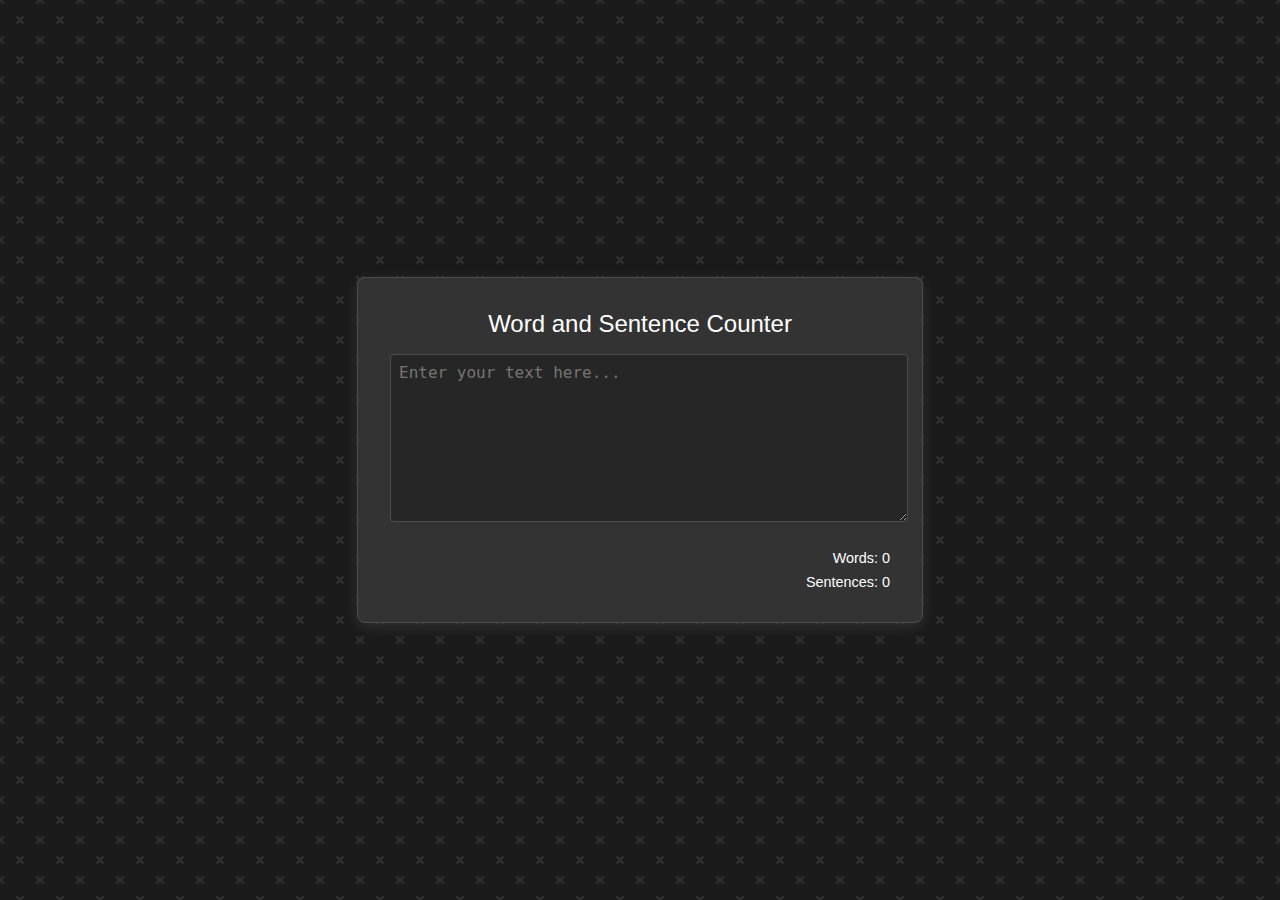
<file: Laboratory Activities/Laboratory Activity 3 19-11-24/index.html>
<!DOCTYPE html>
<html lang="en">
<head>
    <meta charset="UTF-8">
    <meta name="viewport" content="width=device-width, initial-scale=1.0">
    <title>Word and Sentence Counter</title>
    <link rel="stylesheet" href="styles.css">
</head>
<body>
    <div class="container">
        <h2>Word and Sentence Counter</h2>
        <textarea id="textInput" placeholder="Enter your text here..."></textarea>
        <div id="wordCount">Words: 0</div>
        <div id="sentenceCount">Sentences: 0</div>
    </div>
    <script src="script.js"></script>
</body>
</file>
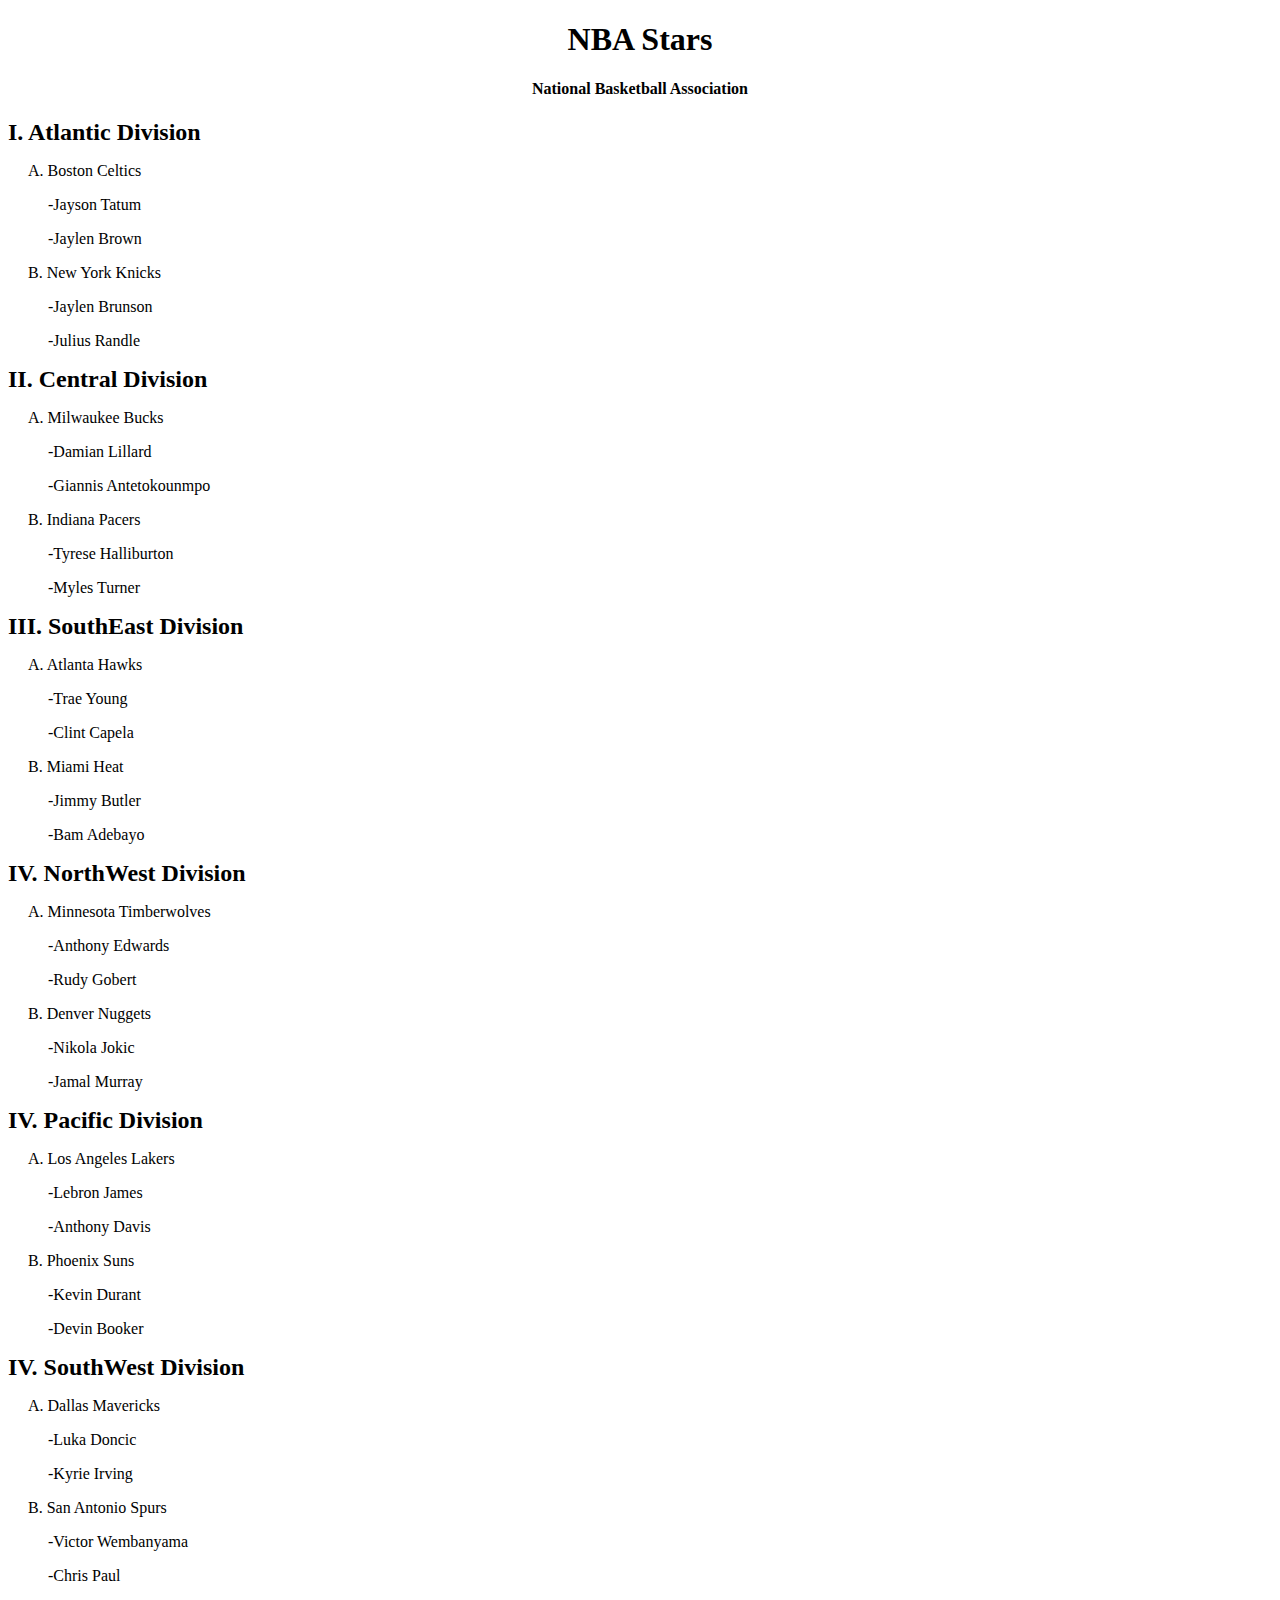
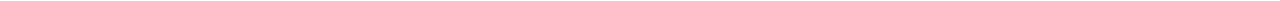
<file: Exercise Sets/Exercise1.html>
<!DOCTYPE html>
<html lang="en">
<head>
    <meta charset="UTF-8">
    <meta name="viewport" content="width=device-width, initial-scale=1.0">
    <title>NBA</title>
</head>

<header>
    <div style="text-align: center;">
    <h1>NBA Stars</h1></div>
</header>

<header>
    <div style="text-align: center;">
    <h4>National Basketball Association</h4>
    </div>
</header>

<body>

    <div>
        <strong style="font-size: 24px;">I. Atlantic Division</strong>
        <div style="margin-left: 20px;">
            <p>A. Boston Celtics</p>
            <div style="margin-left: 20px;">
                <p>-Jayson Tatum</p>
                <p>-Jaylen Brown</p>
            </div>
            <p>B. New York Knicks</p>
            <div style="margin-left: 20px;">
                <p>-Jaylen Brunson</p>
                <p>-Julius Randle</p>
            </div>
        </div>
    </div>

    <div>
        <strong style="font-size: 24px;">II. Central Division</strong>
        <div style="margin-left: 20px;">
            <p>A. Milwaukee Bucks</p>
            <div style="margin-left: 20px;">
                <p>-Damian Lillard</p>
                <p>-Giannis Antetokounmpo</p>
            </div>
            <p>B. Indiana Pacers</p>
            <div style="margin-left: 20px;">
                <p>-Tyrese Halliburton</p>
                <p>-Myles Turner</p>
            </div>
        </div>
    </div>

    <div>
        <strong style="font-size: 24px;">III. SouthEast Division</strong>
        <div style="margin-left: 20px;">
            <p>A. Atlanta Hawks</p>
            <div style="margin-left: 20px;">
                <p>-Trae Young</p>
                <p>-Clint Capela</p>
            </div>
            <p>B. Miami Heat</p>
            <div style="margin-left: 20px;">
                <p>-Jimmy Butler</p>
                <p>-Bam Adebayo</p>
            </div>
        </div>
    </div>

    <div>
        <strong style="font-size: 24px;">IV. NorthWest Division</strong>
        <div style="margin-left: 20px;">
            <p>A. Minnesota Timberwolves</p>
            <div style="margin-left: 20px;">
                <p>-Anthony Edwards</p>
                <p>-Rudy Gobert</p>
            </div>
            <p>B. Denver Nuggets</p>
            <div style="margin-left: 20px;">
                <p>-Nikola Jokic</p>
                <p>-Jamal Murray</p>
            </div>
        </div>
    </div>

    <div>
        <strong style="font-size: 24px;">IV. Pacific Division</strong>
        <div style="margin-left: 20px;">
            <p>A. Los Angeles Lakers</p>
            <div style="margin-left: 20px;">
                <p>-Lebron James</p>
                <p>-Anthony Davis</p>
            </div>
            <p>B. Phoenix Suns</p>
            <div style="margin-left: 20px;">
                <p>-Kevin Durant</p>
                <p>-Devin Booker</p>
            </div>
        </div>
    </div>

    <div>
        <strong style="font-size: 24px;">IV. SouthWest Division</strong>
        <div style="margin-left: 20px;">
            <p>A. Dallas Mavericks</p>
            <div style="margin-left: 20px;">
                <p>-Luka Doncic</p>
                <p>-Kyrie Irving</p>
            </div>
            <p>B. San Antonio Spurs</p>
            <div style="margin-left: 20px;">
                <p>-Victor Wembanyama</p>
                <p>-Chris Paul</p>
            </div>
        </div>
    </div>

</body>
</html>
</file>
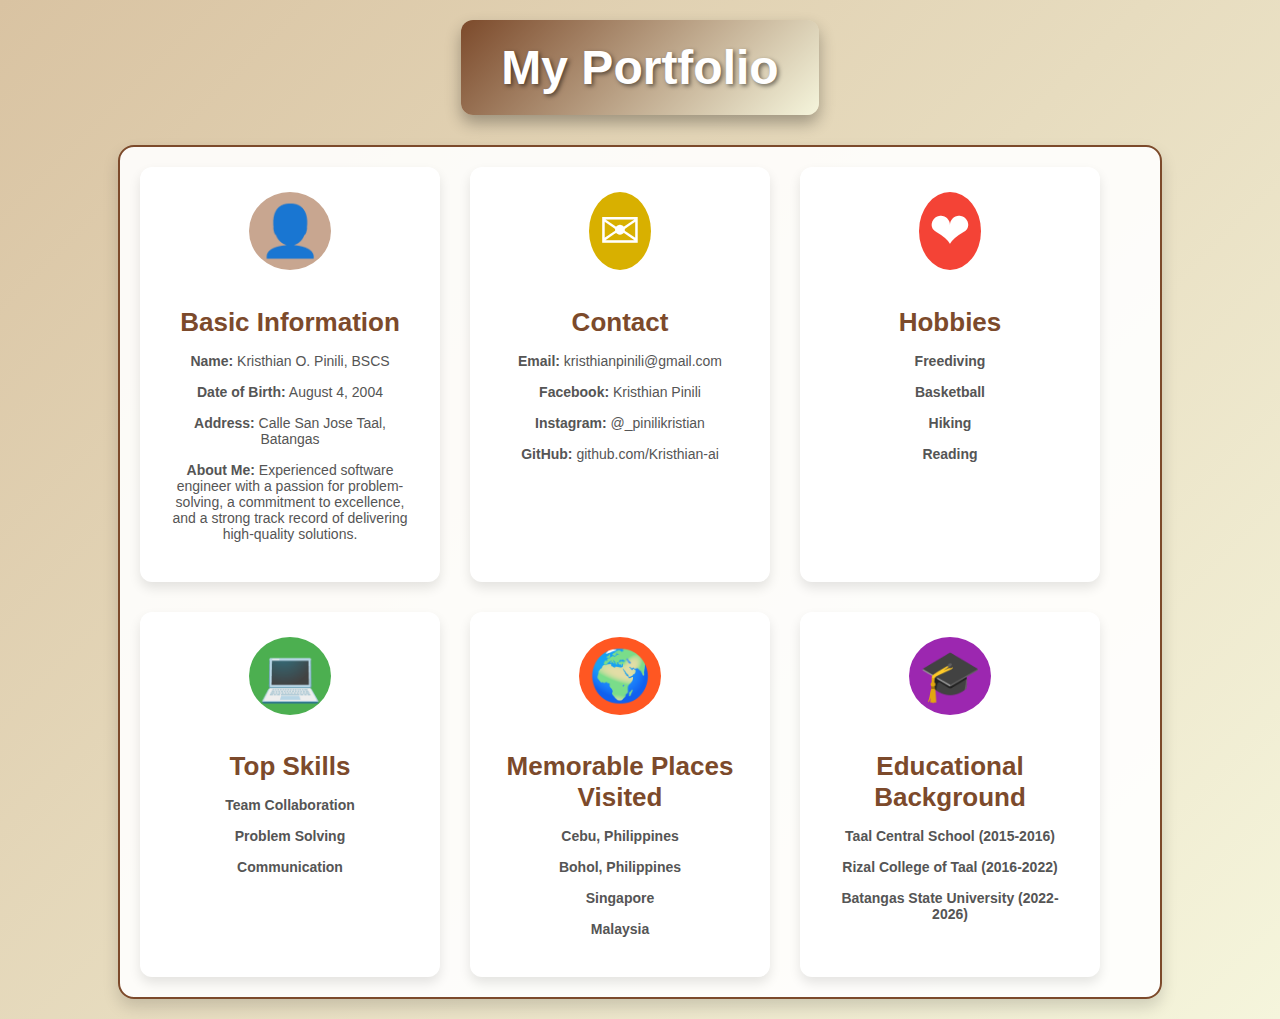
<file: Exercise Sets/Exercise 2/about.html>
<!DOCTYPE html>
<html lang="en">
<head>
    <meta charset="UTF-8">
    <meta name="viewport" content="width=device-width, initial-scale=1.0">
    <title>My Portfolio</title>
    <link rel="stylesheet" href="style.css"> <!-- Link to external CSS -->
</head>
<body>
    <!-- Portfolio Title -->
    <div class="title">
        My Portfolio
    </div>

    <!-- Cards Container -->
    <div class="container">
        <div class="card">
            <span class="icon icon-user">&#x1F464;</span>
            <h2>Basic Information</h2>
            <p><strong>Name:</strong> Kristhian O. Pinili, BSCS</p>
            <p><strong>Date of Birth:</strong> August 4, 2004</p>
            <p><strong>Address:</strong> Calle San Jose Taal, Batangas</p>
            <p><strong>About Me:</strong> Experienced software engineer with a passion for problem-solving, a commitment to excellence, and a strong track record of delivering high-quality solutions.</p>
        </div>
        <div class="card">
            <span class="icon icon-mail">&#x2709;</span>
            <h2>Contact</h2>
            <p><strong>Email:</strong> kristhianpinili@gmail.com</p>
            <p><strong>Facebook:</strong> Kristhian Pinili</p>
            <p><strong>Instagram:</strong> @_pinilikristian</p>
            <p><strong>GitHub:</strong> github.com/Kristhian-ai</p>
        </div>
        <div class="card">
            <span class="icon icon-heart">&#x2764;</span>
            <h2>Hobbies</h2>
            <p><strong>Freediving</strong></p>
            <p><strong>Basketball</strong></p>
            <p><strong>Hiking</strong></p>
            <p><strong>Reading</strong></p>
        </div>
        <div class="card">
            <span class="icon icon-skills">&#x1F4BB;</span>
            <h2>Top Skills</h2>
            <p><strong>Team Collaboration</strong></p>
            <p><strong>Problem Solving</strong></p>
            <p><strong>Communication</strong></p>
        </div>
        <div class="card">
            <span class="icon icon-places">&#x1F30D;</span>
            <h2>Memorable Places Visited</h2>
            <p><strong>Cebu, Philippines</strong></p>
            <p><strong>Bohol, Philippines</strong></p>
            <p><strong>Singapore</strong></p>
            <p><strong>Malaysia</strong></p>
        </div>
        <div class="card">
            <span class="icon icon-education">&#x1F393;</span>
            <h2>Educational Background</h2>
            <p><strong>Taal Central School (2015-2016)</strong></p>
            <p><strong>Rizal College of Taal (2016-2022)</strong></p>
            <p><strong>Batangas State University (2022-2026)</strong></p>
        </div>
    </div>
</body>
</html>
</file>
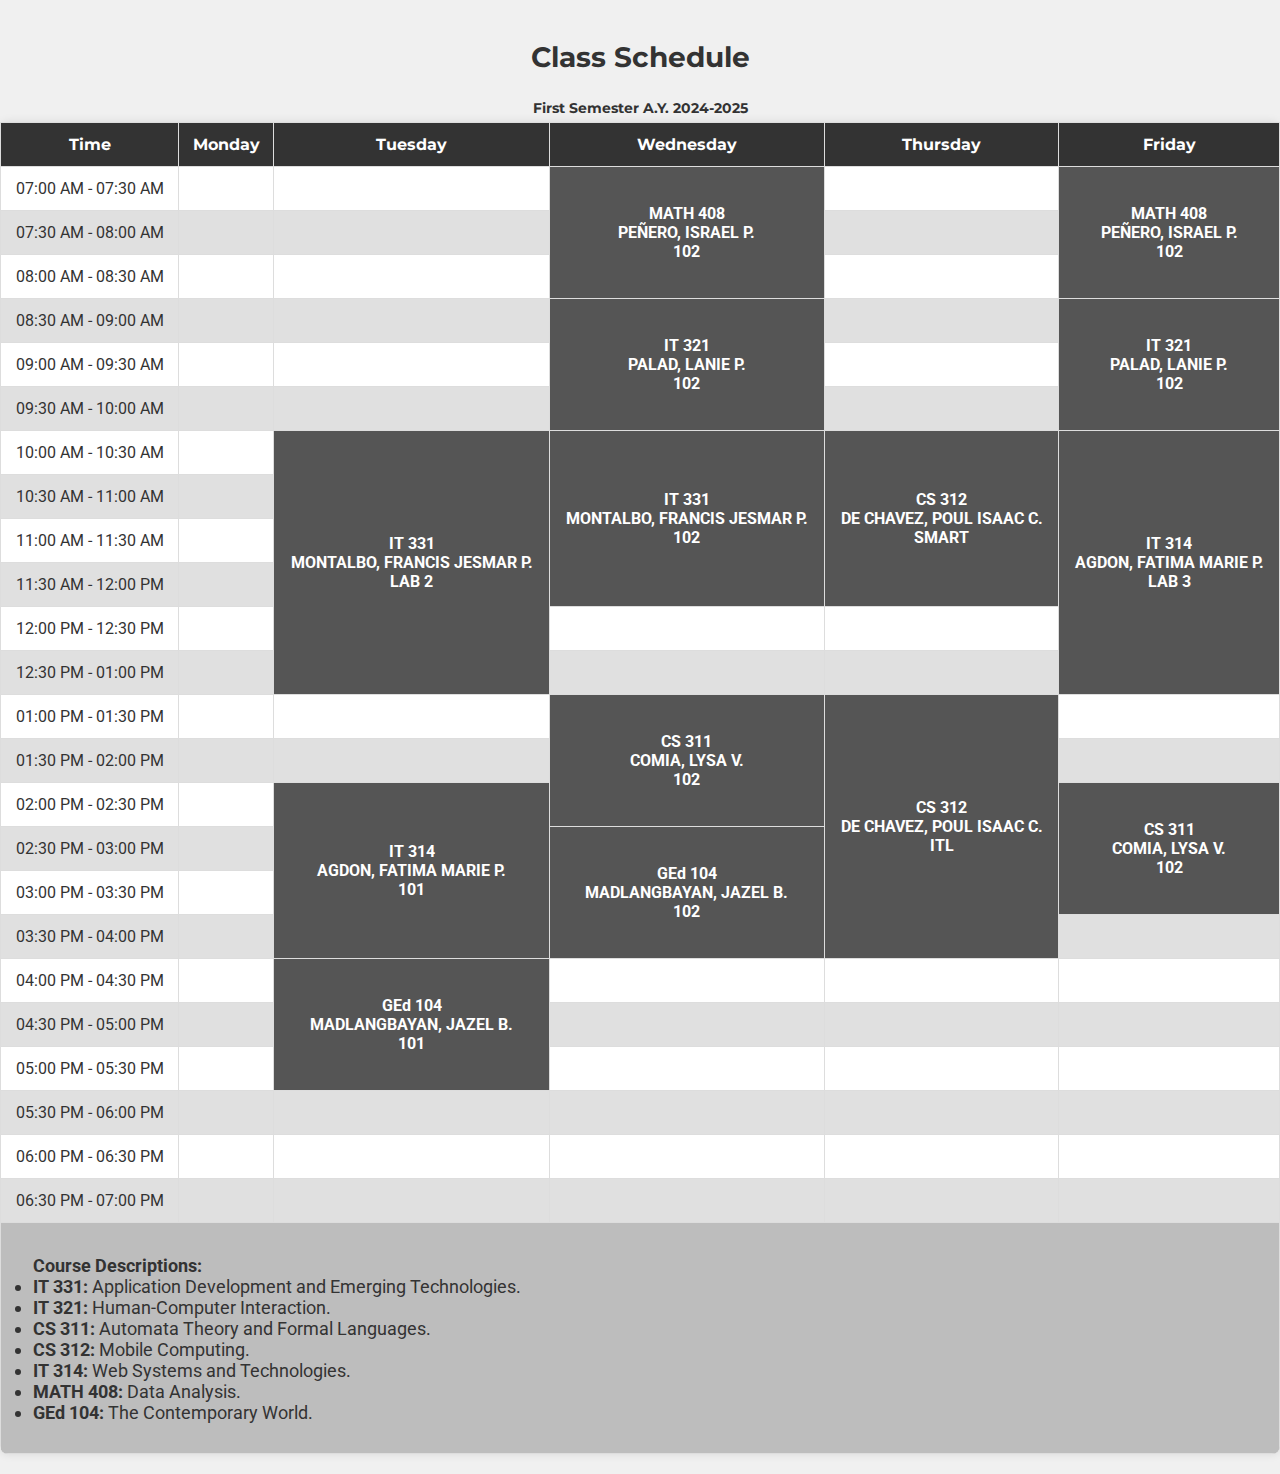
<file: Laboratory Activities/Laboratory Activity 1/html tables.html>
<!DOCTYPE html>
<html lang="en">
<head>
    <meta charset="UTF-8">
    <meta name="viewport" content="width=device-width, initial-scale=1.0">
    <title>Class Schedule</title>
    <link href='https://fonts.googleapis.com/css?family=Roboto|Montserrat' rel='stylesheet'>
    <style>
        body {
            font-family: 'Roboto', sans-serif;
            margin: 0;
            padding: 0;
            background-color: #f0f0f0; /* Light gray background */
            color: #333; /* Dark text for better readability */
        }
        table {
            width: 100%;
            border-collapse: collapse;
            margin: 20px auto;
            box-shadow: 0 0 10px rgba(0, 0, 0, 0.1);
            border-radius: 8px;
            overflow: hidden;
            background-color: #fff; /* White background for table */
        }
        th, td {
            border: 1px solid #ddd;
            padding: 12px;
            text-align: center;
        }
        th {
            background-color: #333; /* Charcoal gray for headers */
            color: white;
            font-weight: bold;
            font-size: 16px;
            font-family: 'Montserrat', sans-serif; /* Font change for headers */
        }
        tr:nth-child(even) {
            background-color: #e0e0e0; /* Light gray for even rows */
        }
        tr:hover {
            background-color: #bdbdbd; /* Medium gray for hover effect */
        }
        caption {
            caption-side: top;
            font-size: 28px; /* Larger font size for caption */
            font-weight: bold;
            color: #333; /* Charcoal gray for caption */
            font-family: 'Montserrat', sans-serif; /* Font change for caption */
            margin: 20px 0;
        }
        .semester-info {
             text-align: center;
             font-size: 14px; /* Smaller font size */
             color: #333; /* Charcoal gray for semester info */
             margin: 5px 0; /* Adjust margin as needed */
            font-family: 'Montserrat', sans-serif;
}
        tfoot {
            background-color: #bdbdbd; /* Medium gray for footer */
        }
        ul {
            list-style-type: disc;
            padding-left: 20px;
            text-align: left;
            font-size: 18px; /* Larger font size for list items */
            margin-top: 20px; /* Space before courses */
        }
        strong {
            color: #333; /* Charcoal gray color for strong text */
            font-size: 18px; /* Larger font size for strong text */
        }
        .highlight {
            background-color: #555; /* Dark gray for highlights */
            color: white;
            font-weight: bold;
        }
    </style>
</head>
<body>

<table>
    <caption>Class Schedule</caption>
    <caption class="semester-info">First Semester A.Y. 2024-2025</caption>
    <thead>
        <tr>
            <th>Time</th>
            <th>Monday</th>
            <th>Tuesday</th>
            <th>Wednesday</th>
            <th>Thursday</th>
            <th>Friday</th>
        </tr>
    </thead>
    <tbody>
        <tr>
            <td>07:00 AM - 07:30 AM</td>
            <td></td>
            <td></td>
            <td rowspan="3" class="highlight">MATH 408 <br> PEÑERO, ISRAEL P. <br> 102</td>
            <td></td>
            <td rowspan="3" class="highlight">MATH 408 <br> PEÑERO, ISRAEL P. <br> 102</td>
        </tr>
        <tr>
            <td>07:30 AM - 08:00 AM</td>
            <td></td>
            <td></td>
            <td></td>
        </tr>
        <tr>
            <td>08:00 AM - 08:30 AM</td>
            <td></td>
            <td></td>
            <td></td>
        </tr>
        <tr>
            <td>08:30 AM - 09:00 AM</td>
            <td></td>
            <td></td>
            <td rowspan="3" class="highlight">IT 321 <br> PALAD, LANIE P. <br> 102</td>
            <td></td>
            <td rowspan="3" class="highlight">IT 321 <br> PALAD, LANIE P. <br> 102</td>
        </tr>
        <tr>
            <td>09:00 AM - 09:30 AM</td>
            <td></td>
            <td></td>
            <td></td>
        </tr>
        <tr>
            <td>09:30 AM - 10:00 AM</td>
            <td></td>
            <td></td>
            <td></td>
        </tr>
        <tr>
            <td>10:00 AM - 10:30 AM</td>
            <td></td>
            <td rowspan="6" class="highlight">IT 331 <br> MONTALBO, FRANCIS JESMAR P. <br> LAB 2</td>
            <td rowspan="4" class="highlight">IT 331 <br> MONTALBO, FRANCIS JESMAR P. <br> 102</td>
            <td rowspan="4" class="highlight">CS 312 <br> DE CHAVEZ, POUL ISAAC C. <br> SMART</td>
            <td rowspan="6" class="highlight">IT 314 <br> AGDON, FATIMA MARIE P. <br> LAB 3</td>
        </tr>
        <tr>
            <td>10:30 AM - 11:00 AM</td>
            <td></td>
        </tr>
        <tr>
            <td>11:00 AM - 11:30 AM</td>
            <td></td>
        </tr>
        <tr>
            <td>11:30 AM - 12:00 PM</td>
            <td></td>
        </tr>
        <tr>
            <td>12:00 PM - 12:30 PM</td>
            <td></td>
            <td></td>
            <td></td>
        </tr>
        <tr>
            <td>12:30 PM - 01:00 PM</td>
            <td></td>
            <td></td>
            <td></td>
        </tr>
        <tr>
            <td>01:00 PM - 01:30 PM</td>
            <td></td>
            <td></td>
            <td rowspan="3" class="highlight">CS 311 <br> COMIA, LYSA V. <br> 102</td>
            <td rowspan="6" class="highlight">CS 312 <br> DE CHAVEZ, POUL ISAAC C. <br> ITL</td>
            <td></td>
        </tr>
        <tr>
            <td>01:30 PM - 02:00 PM</td>
            <td></td>
            <td></td>
            <td></td>
        </tr>
        <tr>
            <td>02:00 PM - 02:30 PM</td>
            <td></td>
            <td rowspan="4" class="highlight">IT 314 <br> AGDON, FATIMA MARIE P. <br> 101</td>
            <td rowspan="3" class="highlight">CS 311 <br> COMIA, LYSA V. <br> 102</td>
        </tr>
        <tr>
            <td>02:30 PM - 03:00 PM</td>
            <td></td>
            <td rowspan="3" class="highlight">GEd 104 <br> MADLANGBAYAN, JAZEL B. <br> 102</td>
        </tr>
        <tr>
            <td>03:00 PM - 03:30 PM</td>
            <td></td>
        </tr>
        <tr>
            <td>03:30 PM - 04:00 PM</td>
            <td></td>
            <td></td>
        </tr>
        <tr>
            <td>04:00 PM - 04:30 PM</td>
            <td></td>
            <td rowspan="3" class="highlight">GEd 104 <br> MADLANGBAYAN, JAZEL B. <br> 101</td>
            <td></td>
            <td></td>
            <td></td>
        </tr>
        <tr>
            <td>04:30 PM - 05:00 PM</td>
            <td></td>
            <td></td>
            <td></td>
            <td></td>
        </tr>
        <tr>
            <td>05:00 PM - 05:30 PM</td>
            <td></td>
            <td></td>
            <td></td>
            <td></td>
        </tr>
        <tr>
            <td>05:30 PM - 06:00 PM</td>
            <td></td>
            <td></td>
            <td></td>
            <td></td>
            <td></td>
        </tr>
        <tr>
            <td>06:00 PM - 06:30 PM
                <td></td>
                <td></td>
                <td></td>
                <td></td>
                <td></td>
            </tr>
            <tr>
                <td>06:30 PM - 07:00 PM</td>
                <td></td>
                <td></td>
                <td></td>
                <td></td>
                <td></td>
            </tr>
        </tbody>
        <tfoot>
            <tr>
                <td colspan="6">
                    <ul>
                        <strong>Course Descriptions:</strong>
                        <li><strong>IT 331:</strong> Application Development and Emerging Technologies.</li>
                        <li><strong>IT 321:</strong> Human-Computer Interaction.</li>
                        <li><strong>CS 311:</strong> Automata Theory and Formal Languages.</li>
                        <li><strong>CS 312:</strong> Mobile Computing.</li>
                        <li><strong>IT 314:</strong> Web Systems and Technologies.</li>
                        <li><strong>MATH 408:</strong> Data Analysis.</li>
                        <li><strong>GEd 104:</strong> The Contemporary World.</li>
                    </ul>
                </td>
            </tr>
        </tfoot>
    </table>

    
    </body>
    </html>
</file>
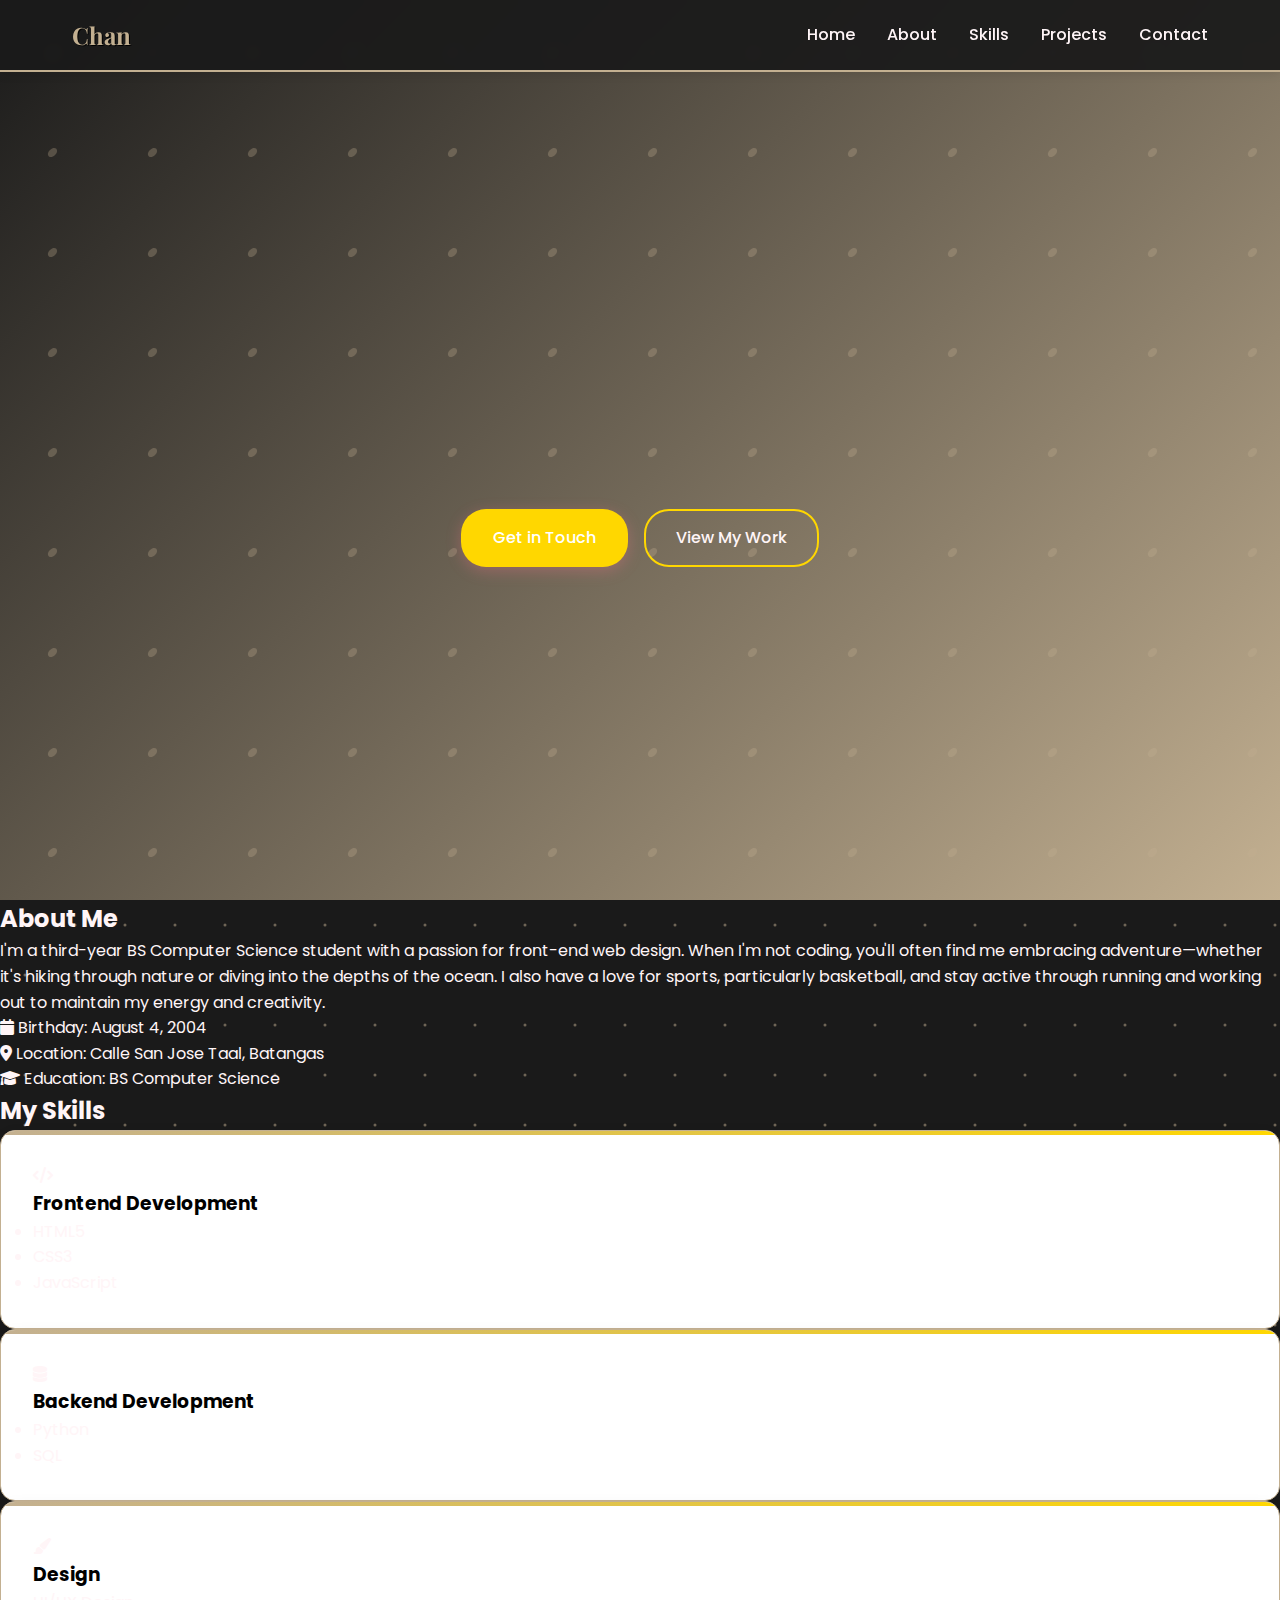
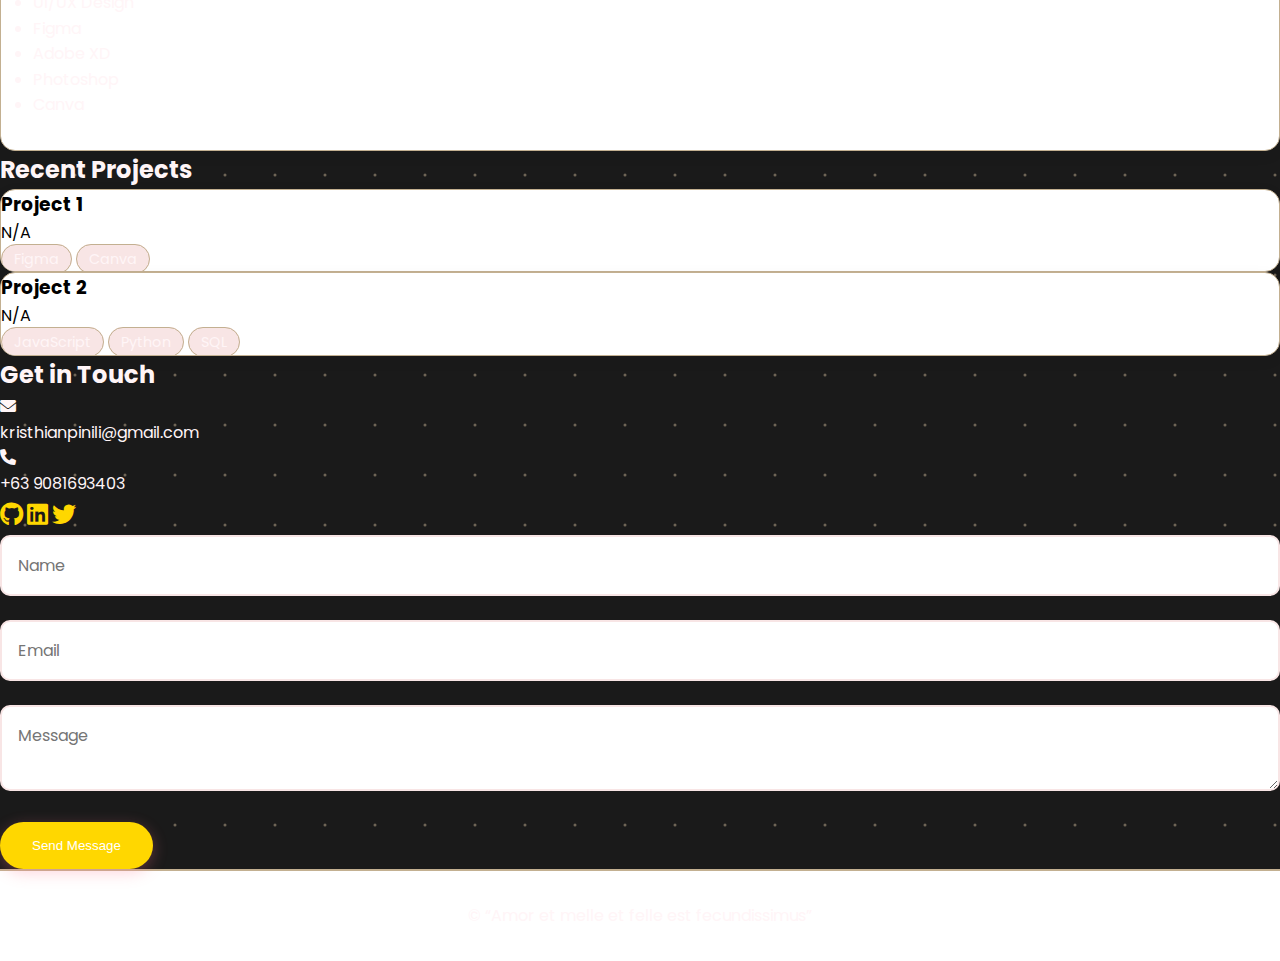
<file: Laboratory Activities/Laboratory Activity 4 - 29-11-24/about.html>
<!DOCTYPE html>
<html lang="en">
<head>
    <meta charset="UTF-8">
    <meta name="viewport" content="width=device-width, initial-scale=1.0">
    <title>Kristhian Pinili - Portfolio</title>
    <link rel="stylesheet" href="style.css">
    <link rel="stylesheet" href="https://cdnjs.cloudflare.com/ajax/libs/font-awesome/6.0.0/css/all.min.css">
    <link href="https://fonts.googleapis.com/css2?family=Poppins:wght@300;400;500;600;700&family=Playfair+Display:wght@400;700&display=swap" rel="stylesheet">
</head>
<body>
    <nav class="navbar">
        <div class="nav-content">
            <div class="logo"> Chan </div>
            <ul class="nav-links">
                <li><a href="#home">Home</a></li>
                <li><a href="#about">About</a></li>
                <li><a href="#skills">Skills</a></li>
                <li><a href="#projects">Projects</a></li>
                <li><a href="#contact">Contact</a></li>
            </ul>
        </div>
    </nav>

    <section id="home" class="hero">
        <div class="hero-content">
            <h1 class="animate-text">Kristhian Pinili</h1>
            <p class="animate-text-delay">Web Developer & Designer</p>
            <div class="cta-buttons">
                <a href="#contact" class="cta-primary">Get in Touch</a>
                <a href="#projects" class="cta-secondary">View My Work</a>
            </div>
        </div>
    </section>

    <section id="about" class="about">
        <h2>About Me</h2>
        <div class="about-content">
            <div class="about-text">
                <p>I'm a third-year BS Computer Science student with a passion for front-end web design. When I'm not coding, you'll often find me embracing adventure—whether it's hiking through nature or diving into the depths of the ocean. I also have a love for sports, particularly basketball, and stay active through running and working out to maintain my energy and creativity.</p>
                
                <div class="personal-details">
                    <div class="detail-item">
                        <i class="fas fa-calendar"></i>
                        <span>Birthday: August 4, 2004</span>
                    </div>
                    <div class="detail-item">
                        <i class="fas fa-map-marker-alt"></i>
                        <span>Location: Calle San Jose Taal, Batangas</span>
                    </div>
                    <div class="detail-item">
                        <i class="fas fa-graduation-cap"></i>
                        <span>Education: BS Computer Science</span>
                    </div>
                </div>
            </div>
        </div>
    </section>

    <section id="skills" class="skills">
        <h2>My Skills</h2>
        <div class="skills-grid">
            <div class="skill-card">
                <i class="fas fa-code"></i>
                <h3>Frontend Development</h3>
                <ul>
                    <li>HTML5</li>
                    <li>CSS3</li>
                    <li>JavaScript</li>
                </ul>
            </div>
            <div class="skill-card">
                <i class="fas fa-database"></i>
                <h3>Backend Development</h3>
                <ul>
                    <li>Python</li>
                    <li>SQL</li>
                </ul>
            </div>
            <div class="skill-card">
                <i class="fas fa-paint-brush"></i>
                <h3>Design</h3>
                <ul>
                    <li>UI/UX Design</li>
                    <li>Figma</li>
                    <li>Adobe XD</li>
                    <li>Photoshop</li>
                    <li>Canva</li>
                </ul>
            </div>
        </div>
    </section>

    <section id="projects" class="projects">
        <h2>Recent Projects</h2>
        <div class="project-grid">
            <div class="project-card">
                <div class="project-image"></div>
                <h3>Project 1</h3>
                <p>N/A</p>
                <div class="project-tags">
                    <span>Figma</span>
                    <span>Canva</span>
                </div>
            </div>
            <div class="project-card">
                <div class="project-image"></div>
                <h3>Project 2</h3>
                <p>N/A</p>
                <div class="project-tags">
                    <span>JavaScript</span>
                    <span>Python</span>
                    <span>SQL</span>
                </div>
            </div>
        </div>
    </section>

    <section id="contact" class="contact">
        <h2>Get in Touch</h2>
        <div class="contact-content">
            <div class="contact-info">
                <div class="contact-item">
                    <i class="fas fa-envelope"></i>
                    <p>kristhianpinili@gmail.com</p>
                </div>
                <div class="contact-item">
                    <i class="fas fa-phone"></i>
                    <p>+63 9081693403</p>
                </div>
                <div class="social-links">
                    <a href="#" class="social-icon"><i class="fab fa-github"></i></a>
                    <a href="#" class="social-icon"><i class="fab fa-linkedin"></i></a>
                    <a href="#" class="social-icon"><i class="fab fa-twitter"></i></a>
                </div>
            </div>
            <form class="contact-form">
                <input type="text" placeholder="Name" required>
                <input type="email" placeholder="Email" required>
                <textarea placeholder="Message" required></textarea>
                <button type="submit" class="submit-btn">Send Message</button>
            </form>
        </div>
    </section>

    <footer>
        <p>&copy; “Amor et melle et felle est fecundissimus” </p>
    </footer>

    <script src="script.js"></script>
</body>
</html>
</file>
<file: Laboratory Activities/Laboratory Activity 3 19-11-24/styles.css>
body {
    font-family: 'Helvetica Neue', Arial, sans-serif;
    display: flex;
    justify-content: center;
    align-items: center;
    height: 100vh;
    margin: 0;
    background-color: #1a1a1a;
    background-image: url("data:image/svg+xml,%3Csvg xmlns='http://www.w3.org/2000/svg' width='40' height='40' viewBox='0 0 40 40'%3E%3Cg fill-rule='evenodd'%3E%3Cg fill='%23ffffff' fill-opacity='0.1'%3E%3Cpath d='M0 38.59l2.83-2.83 1.41 1.41L1.41 40H0v-1.41zM0 1.4l2.83 2.83 1.41-1.41L1.41 0H0v1.41zM38.59 40l-2.83-2.83 1.41-1.41L40 38.59V40h-1.41zM40 1.41l-2.83 2.83-1.41-1.41L38.59 0H40v1.41zM20 18.6l2.83-2.83 1.41 1.41L21.41 20l2.83 2.83-1.41 1.41L20 21.41l-2.83 2.83-1.41-1.41L18.59 20l-2.83-2.83 1.41-1.41L20 18.59z'/%3E%3C/g%3E%3C/g%3E%3C/svg%3E");
}

.container {
    background-color: #333333;
    padding: 2rem;
    border-radius: 8px;
    box-shadow: 0 4px 15px rgba(255, 255, 255, 0.1);
    width: 90%;
    max-width: 500px;
    border: 1px solid #4d4d4d;
}

h2 {
    color: #ffffff;
    margin-top: 0;
    margin-bottom: 1rem;
    font-weight: normal;
    text-align: center;
}

textarea {
    width: 100%;
    height: 150px;
    padding: 0.5rem;
    margin-bottom: 1rem;
    border: 1px solid #4d4d4d;
    border-radius: 4px;
    resize: vertical;
    font-size: 1rem;
    background-color: #262626;
    color: #ffffff;
    transition: border-color 0.3s ease;
}

textarea:focus {
    outline: none;
    border-color: #ffffff;
    box-shadow: 0 0 0 2px rgba(255, 255, 255, 0.2);
}

#wordCount, #sentenceCount {
    font-size: 0.9rem;
    color: #ffffff;
    margin-top: 0.5rem;
    text-align: right;
}

@keyframes fadeIn {
    from { opacity: 0; }
    to { opacity: 1; }
}

.container {
    animation: fadeIn 0.5s ease-out;
}
</file>
<file: Exercise Sets/Exercise 2/style.css>
/* General body styling */
body {
    background: linear-gradient(135deg, #d9c3a2 0%, #f5f5dc 100%); /* Khaki background */
    font-family: 'Arial', sans-serif;
    display: flex;
    flex-direction: column;
    justify-content: center;
    align-items: center;
    min-height: 100vh;
    margin: 0;
    padding: 20px;
}

/* Title styling */
.title {
    font-size: 48px; /* Increased size */
    font-family: 'Poppins', sans-serif; /* Changed font */
    font-weight: bold;
    padding: 20px 40px;
    background: linear-gradient(135deg, #7c4a2b, #f5f5dc); /* Brown to khaki gradient */
    color: white; /* Text color */
    border-radius: 12px;
    box-shadow: 0 8px 16px rgba(0, 0, 0, 0.3);
    margin-bottom: 30px;
    text-align: center;
    position: relative;
    text-shadow: 2px 2px 4px rgba(0, 0, 0, 0.5); /* Text shadow for depth */
}

.title::after {
    content: '';
    position: absolute;
    top: 0;
    left: 0;
    width: 100%;
    height: 100%;
    border-radius: 12px;
    background: rgba(255, 255, 255, 0.1); /* Slightly transparent overlay */
    z-index: -1;
}

/* Container styling */
.container {
    display: flex;
    flex-wrap: wrap;
    gap: 30px;
    padding: 20px;
    border-radius: 16px;
    background-color: rgba(255, 255, 255, 0.9);
    box-shadow: 0 8px 16px rgba(0, 0, 0, 0.15);
    max-width: 1000px;
    border: 2px solid #7c4a2b; /* Brown border */
}

/* Individual card styling */
.card {
    background-color: #fff;
    border-radius: 12px;
    box-shadow: 0 6px 12px rgba(0, 0, 0, 0.1);
    padding: 25px;
    text-align: center;
    transition: transform 0.3s ease, box-shadow 0.3s ease;
    width: 250px;
    position: relative;
    overflow: hidden;
}

/* Add hover effect on the card */
.card:hover {
    transform: translateY(-10px);
    box-shadow: 0 12px 24px rgba(0, 0, 0, 0.2);
}

/* Card title styling */
.card h2 {
    font-size: 26px;
    margin-bottom: 15px;
    color: #7c4a2b; /* Brown color */
}

/* Card paragraph styling */
.card p {
    font-size: 14px;
    color: #555;
    margin-bottom: 15px;
}

/* Icon styling */
.icon {
    display: inline-block;
    font-size: 50px; /* Increased icon size */
    margin-bottom: 15px;
    z-index: 1;
    position: relative;
    color: #fff; /* Default color */
    border-radius: 50%; /* Circular background */
    padding: 10px; /* Padding for the background */
}

/* Specific icon colors */
.icon-user {
    background-color: #c8a690; /* Brown */
}

.icon-mail {
    background-color: #d8b000; /* Khaki */
}

.icon-heart {
    background-color: #f44336; /* Red */
}

.icon-skills {
    background-color: #4CAF50; /* Green */
}

.icon-places {
    background-color: #FF5722; /* Orange */
}

.icon-education {
    background-color: #9C27B0; /* Purple */
}
</file>
<file: Laboratory Activities/Laboratory Activity 4 - 29-11-24/style.css>
:root {
    --primary-color: #C3B091;  /* Khaki */
    --secondary-color: #A69C76; /* Darker Khaki */
    --accent-color: #FFD700;   /* Gold accent for contrast */
    --background-color: #1a1a1a; /* Very Dark Gray */
    --text-color: #FFF5F7;     /* Light off-white */
    --light-gray: #F8E5E5;     /* Light Gray */
    --white: #ffffff;
    --dark-accent: #000000;    /* Pure Black */
    --black: #000000;          /* Pure Black */
}

* {
    margin: 0;
    padding: 0;
    box-sizing: border-box;
}

html {
    scroll-behavior: smooth;
}

body {
    font-family: 'Poppins', sans-serif;
    line-height: 1.6;
    color: var(--text-color);
    background-color: var(--background-color);
    background-image: url('data:image/svg+xml;utf8,<svg xmlns="http://www.w3.org/2000/svg" viewBox="0 0 100 100"><circle cx="50" cy="50" r="3" fill="%23C3B091" opacity="0.5"/></svg>');
    background-size: 50px 50px;
}

/* Navbar Styles */
.navbar {
    position: fixed;
    width: 100%;
    background-color: rgba(26, 26, 26, 0.95);  
    box-shadow: 0 2px 10px rgba(0, 0, 0, 0.1);
    backdrop-filter: blur(5px);
    z-index: 1000;
    padding: 1rem 0;
    border-bottom: 2px solid var(--primary-color);
}

.nav-content {
    max-width: 1200px;
    margin: 0 auto;
    display: flex;
    justify-content: space-between;
    align-items: center;
    padding: 0 2rem;
}

.logo {
    font-family: 'Playfair Display', serif;
    font-size: 1.5rem;
    font-weight: 700;
    color: var(--primary-color);
    text-shadow: 1px 1px 0px var(--dark-accent);
}

.nav-links {
    display: flex;
    list-style: none;
    gap: 2rem;
}

.nav-links a {
    text-decoration: none;
    color: var(--text-color);
    font-weight: 500;
    transition: all 0.3s ease;
    position: relative;
}

.nav-links a::after {
    content: '';
    position: absolute;
    width: 0;
    height: 2px;
    bottom: -5px;
    left: 0;
    background-color: var(--accent-color);
    transition: width 0.3s ease;
}

.nav-links a:hover::after {
    width: 100%;
}

/* Hero Section */
.hero {
    height: 100vh;
    display: flex;
    align-items: center;
    justify-content: center;
    text-align: center;
    background: linear-gradient(135deg, var(--background-color), var(--primary-color));
    position: relative;
    overflow: hidden;
}

.hero::before {
    content: '';
    position: absolute;
    top: 0;
    left: 0;
    right: 0;
    bottom: 0;
    background-image: url('data:image/svg+xml;utf8,<svg xmlns="http://www.w3.org/2000/svg" viewBox="0 0 100 100"><path d="M50 50 C55 45, 60 50, 55 55 C50 60, 45 55, 50 50" fill="%23C3B091" opacity="0.3"/></svg>');
    background-size: 100px 100px;
    animation: falling 20s linear infinite;
    pointer-events: none;
}

@keyframes falling {
    from { transform: translateY(-100%); }
    to { transform: translateY(100%); }
}

.hero-content {
    position: relative;
    z-index: 1;
    padding: 2rem;
}

.hero h1 {
    font-family: 'Playfair Display', serif;
    font-size: 3.5rem;
    margin-bottom: 1rem;
    color: var(--text-color);
    text-shadow: 2px 2px 4px rgba(0, 0, 0, 0.1);
    opacity: 0;
    transform: translateY(20px);
    animation: fadeInUp 1s forwards;
}

.hero p {
    font-size: 1.5rem;
    margin-bottom: 2rem;
    color: var(--text-color);
    opacity: 0;
    transform: translateY(20px);
    animation: fadeInUp 1s forwards 0.3s;
}

.cta-buttons {
    display: flex;
    justify-content: center;
    gap: 1rem;
}

.cta-primary {
    background-color: var(--accent-color);
    color: var(--white);
    padding: 1rem 2rem;
    border-radius: 25px;
    text-decoration: none;
    font-weight: 500;
    transition: all 0.3s ease;
    box-shadow: 0 4px 15px rgba(255, 116, 140, 0.3);
}

.cta-secondary {
    background-color: transparent;
    color: var(--text-color);
    padding: 0.9rem 1.9rem;
    border-radius: 25px;
    text-decoration: none;
    font-weight: 500;
    border: 2px solid var(--accent-color);
    transition: all 0.3s ease;
}

.cta-primary:hover {
    transform: translateY(-3px);
    box-shadow: 0 6px 20px rgba(255, 116, 140, 0.4);
}

.cta-secondary:hover {
    background-color: var(--accent-color);
    color: var(--white);
    transform: translateY(-3px);
}

/* About Me Section */
.about-container {
    display: flex;
    flex-direction: column;
    align-items: center;
    background-color: var(--white);
    color: var(--black);
    padding: 4rem 2rem;
    border-radius: 15px;
    box-shadow: 0 4px 15px rgba(0, 0, 0, 0.1);
    margin: 2rem auto;
    max-width: 900px;
}

.about-container h2 {
    font-size: 2.5rem;
    margin-bottom: 1.5rem;
    color: var(--black);
}

.about-container p {
    font-size: 1.2rem;
    text-align: center;
    color: var(--black);
}

.about-container .info {
    display: flex;
    justify-content: space-between;
    gap: 2rem;
    flex-wrap: wrap;
}

.about-container .info div {
    flex: 1 1 calc(33% - 1rem);
    text-align: center;
    margin: 1rem 0;
}

.about-container .info div h3 {
    font-size: 1.5rem;
    color: var(--black);
}

/* Skill Cards */
.skill-card {
    background: var(--white);
    padding: 2rem;
    border-radius: 15px;
    box-shadow: 0 4px 15px rgba(0, 0, 0, 0.05);
    transition: all 0.3s ease;
    border: 1px solid var(--primary-color);
    position: relative;
    overflow: hidden;
}

.skill-card h3, 
.skill-card p { 
    color: var(--black); 
}

.skill-card::before {
    content: '';
    position: absolute;
    top: 0;
    left: 0;
    width: 100%;
    height: 4px;
    background: linear-gradient(to right, var(--primary-color), var(--accent-color));
}

.skill-card:hover {
    transform: translateY(-5px);
    box-shadow: 0 8px 25px rgba(0, 0, 0, 0.1);
}

/* Project Cards */
.project-card {
    background: var(--white);
    border-radius: 15px;
    overflow: hidden;
    box-shadow: 0 4px 15px rgba(0, 0, 0, 0.05);
    transition: all 0.3s ease;
    border: 1px solid var(--primary-color);
}

.project-card h3, 
.project-card p { 
    color: var(--black); 
}

.project-card:hover {
    transform: translateY(-5px);
    box-shadow: 0 8px 25px rgba(0, 0, 0, 0.1);
}

.project-tags span {
    background-color: var(--light-gray);
    color: var(--text-color);
    padding: 0.25rem 0.75rem;
    border-radius: 15px;
    font-size: 0.9rem;
    border: 1px solid var(--primary-color);
}

/* Contact Form */
.contact-form input,
.contact-form textarea {
    padding: 1rem;
    border: 2px solid var(--light-gray);
    border-radius: 10px;
    font-family: inherit;
    font-size: 1rem;
    color: var(--black);  
    transition: all 0.3s ease;
    width: 100%;
    margin-bottom: 1.5rem;
}

.contact-form input:focus,
.contact-form textarea:focus {
    border-color: var(--accent-color);
    outline: none;
    box-shadow: 0 0 0 3px rgba(255, 116, 140, 0.2);
}

.submit-btn {
    background-color: var(--accent-color);
    color: var(--white);
    padding: 1rem 2rem;
    border: none;
    border-radius: 25px;
    cursor: pointer;
    font-weight: 500;
    transition: all 0.3s ease;
    box-shadow: 0 4px 15px rgba(255, 116, 140, 0.3);
}

.submit-btn:hover {
    transform: translateY(-3px);
    box-shadow: 0 6px 20px rgba(255, 116, 140, 0.4);
}

/* Footer */
footer {
    text-align: center;
    padding: 2rem;
    background-color: var(--white);
    color: var(--text-color);
    border-top: 2px solid var(--primary-color);
}

/* Animations */
@keyframes fadeInUp {
    to {
        opacity: 1;
        transform: translateY(0);
    }
}

/* Social Icons */
.social-icon {
    color: var(--accent-color);
    font-size: 1.5rem;
    transition: all 0.3s ease;
}

.social-icon:hover {
    color: var(--text-color);
    transform: translateY(-3px);
}

/* Responsive Design */
@media (max-width: 768px) {
    .nav-links {
        display: none;
    }
    
    .hero h1 {
        font-size: 2.5rem;
    }
    
    .hero p {
        font-size: 1.2rem;
    }
    
    section {
        padding: 3rem 1rem;
    }
}
</file>
